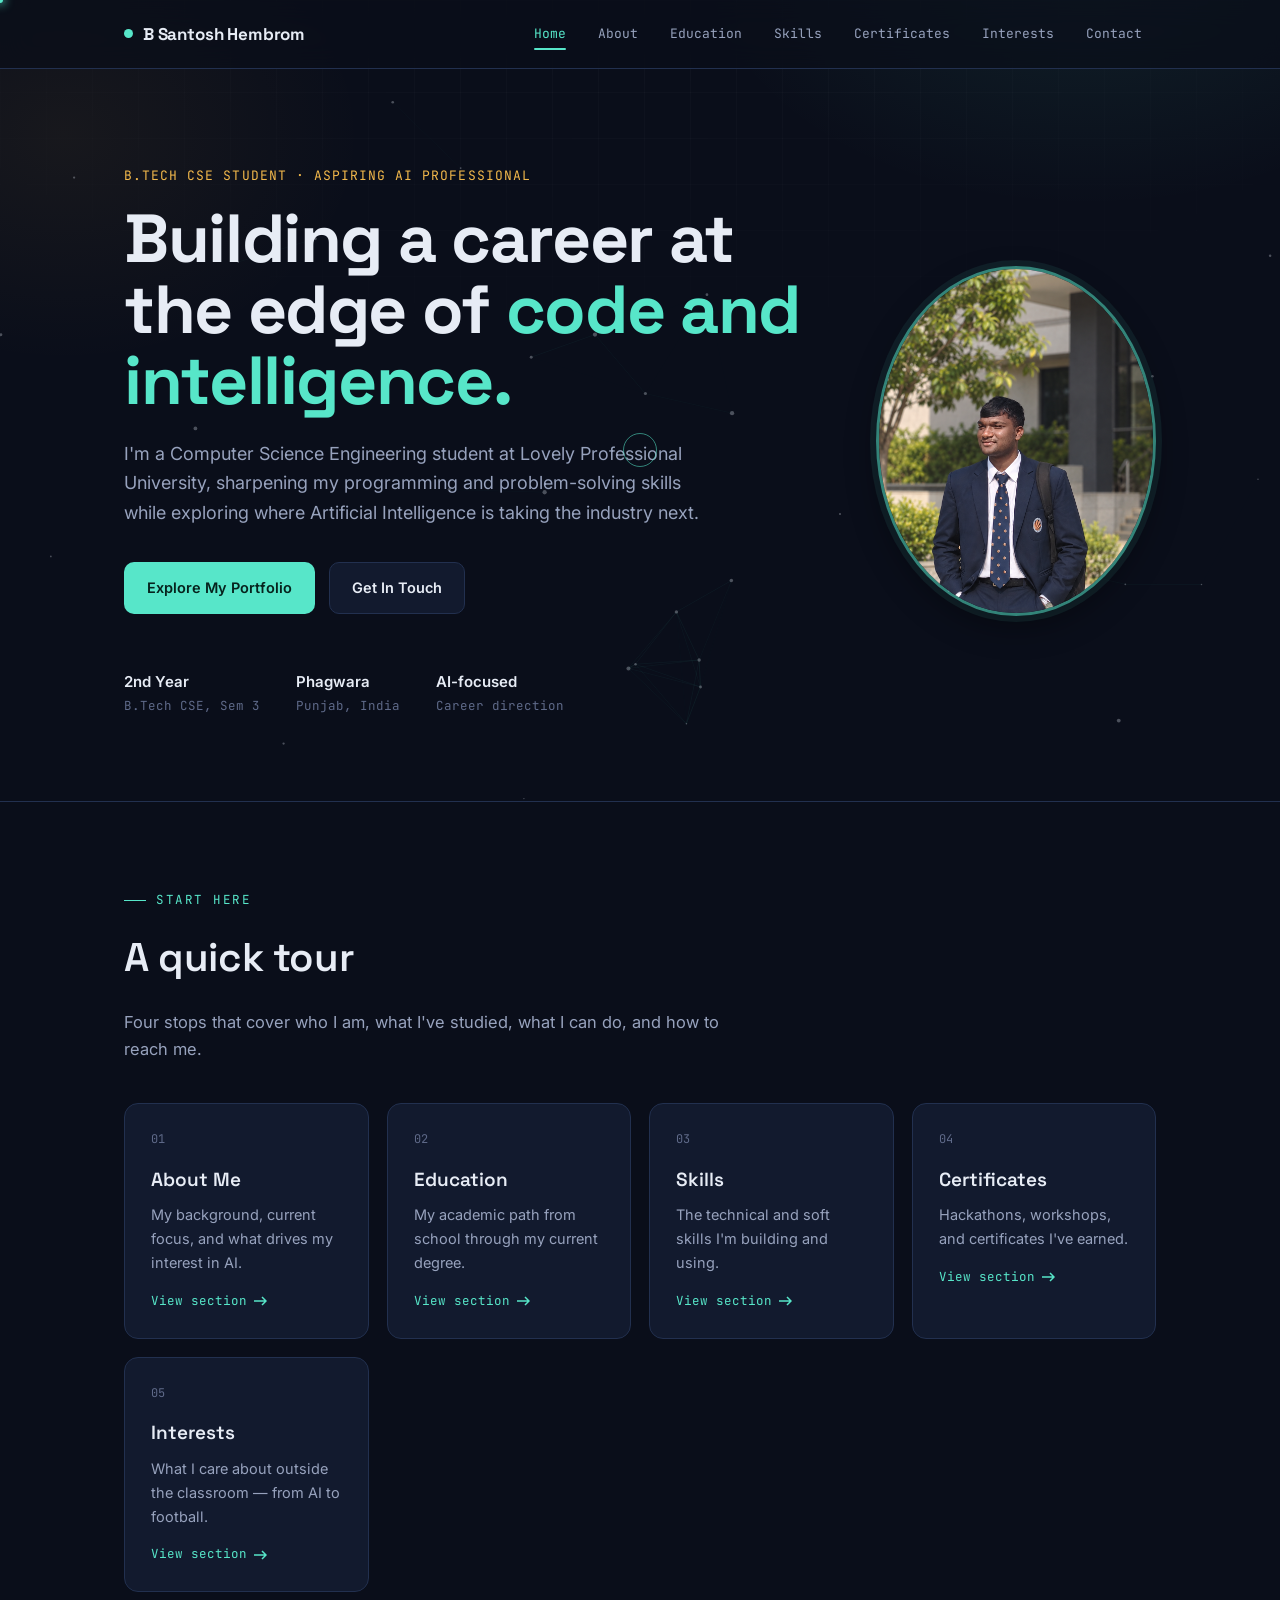
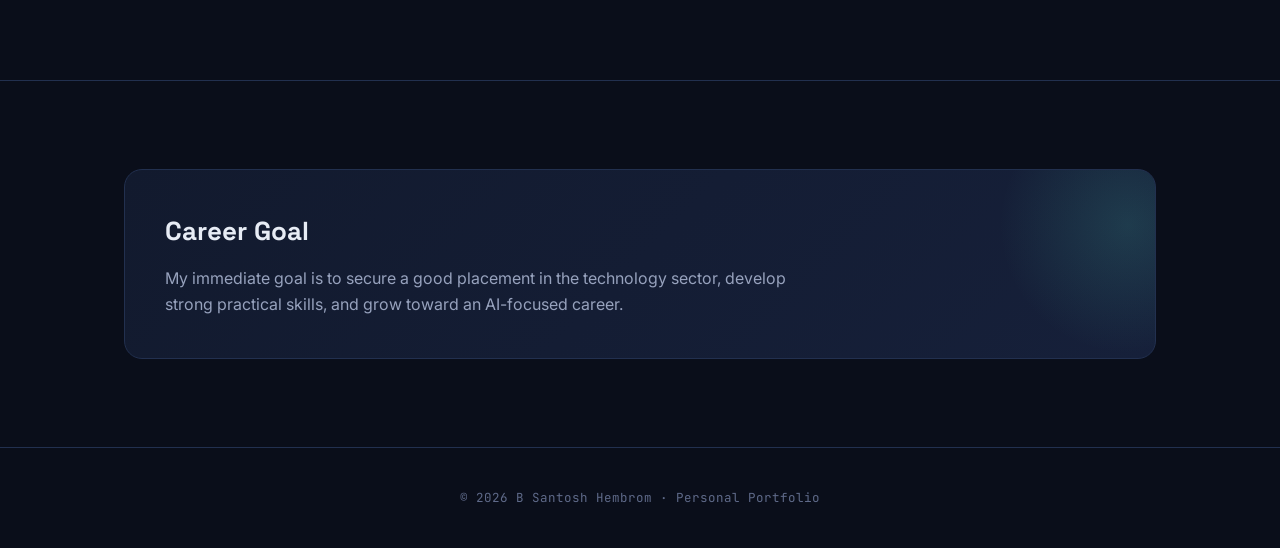
<file: index.html>
<!DOCTYPE html>
<html lang="en">
<head>
<meta charset="UTF-8">
<meta name="viewport" content="width=device-width, initial-scale=1.0">
<title>B Santosh Hembrom | Portfolio</title>
<meta name="description" content="Portfolio of B Santosh Hembrom, a B.Tech Computer Science Engineering student interested in Artificial Intelligence.">
<link rel="stylesheet" href="styles.css">
</head>
<body>

<nav class="site-nav">
  <div class="wrap">
    <a class="brand" href="index.html"><span class="dot"></span>B Santosh Hembrom</a>
    <div class="nav-links">
      <a href="index.html">Home</a>
      <a href="about.html">About</a>
      <a href="education.html">Education</a>
      <a href="skills.html">Skills</a>
      <a href="certificates.html">Certificates</a>
      <a href="interests.html">Interests</a>
      <a href="contact.html">Contact</a>
    </div>
    <button class="nav-toggle" aria-label="Toggle menu"><span></span><span></span><span></span></button>
  </div>
</nav>

<header class="hero">
  <canvas id="hero-canvas"></canvas>
  <div class="wrap hero-layout">
    <img class="hero-photo" src="assets/profile.png" alt="B Santosh Hembrom">
    <div class="hero-content">
      <div class="hero-tag">B.Tech CSE Student &middot; Aspiring AI Professional</div>
      <h1 class="hero-title">Building a career at the edge of <span class="accent">code and intelligence.</span></h1>
      <p class="hero-lede">
        I'm a Computer Science Engineering student at Lovely Professional University,
        sharpening my programming and problem-solving skills while exploring where
        Artificial Intelligence is taking the industry next.
      </p>
      <div class="hero-actions">
        <a class="btn btn-primary" href="about.html">Explore My Portfolio</a>
        <a class="btn btn-ghost" href="contact.html">Get In Touch</a>
      </div>
      <div class="hero-meta">
        <div><strong>2nd Year</strong>B.Tech CSE, Sem 3</div>
        <div><strong>Phagwara</strong>Punjab, India</div>
        <div><strong>AI-focused</strong>Career direction</div>
      </div>
    </div>
  </div>
</header>

<section>
  <div class="wrap">
    <div class="eyebrow">Start here</div>
    <h2 class="section-title reveal">A quick tour</h2>
    <p class="section-intro reveal">Four stops that cover who I am, what I've studied, what I can do, and how to reach me.</p>
    <div class="quick-grid reveal-stagger">
      <a class="quick-card reveal" href="about.html">
        <div class="num">01</div>
        <h3>About Me</h3>
        <p>My background, current focus, and what drives my interest in AI.</p>
        <div class="go">View section <svg width="14" height="10" viewBox="0 0 14 10" fill="none"><path d="M9 1L13 5L9 9M13 5H1" stroke="currentColor" stroke-width="1.5"/></svg></div>
      </a>
      <a class="quick-card reveal" href="education.html">
        <div class="num">02</div>
        <h3>Education</h3>
        <p>My academic path from school through my current degree.</p>
        <div class="go">View section <svg width="14" height="10" viewBox="0 0 14 10" fill="none"><path d="M9 1L13 5L9 9M13 5H1" stroke="currentColor" stroke-width="1.5"/></svg></div>
      </a>
      <a class="quick-card reveal" href="skills.html">
        <div class="num">03</div>
        <h3>Skills</h3>
        <p>The technical and soft skills I'm building and using.</p>
        <div class="go">View section <svg width="14" height="10" viewBox="0 0 14 10" fill="none"><path d="M9 1L13 5L9 9M13 5H1" stroke="currentColor" stroke-width="1.5"/></svg></div>
      </a>
      <a class="quick-card reveal" href="certificates.html">
        <div class="num">04</div>
        <h3>Certificates</h3>
        <p>Hackathons, workshops, and certificates I've earned.</p>
        <div class="go">View section <svg width="14" height="10" viewBox="0 0 14 10" fill="none"><path d="M9 1L13 5L9 9M13 5H1" stroke="currentColor" stroke-width="1.5"/></svg></div>
      </a>
      <a class="quick-card reveal" href="interests.html">
        <div class="num">05</div>
        <h3>Interests</h3>
        <p>What I care about outside the classroom &mdash; from AI to football.</p>
        <div class="go">View section <svg width="14" height="10" viewBox="0 0 14 10" fill="none"><path d="M9 1L13 5L9 9M13 5H1" stroke="currentColor" stroke-width="1.5"/></svg></div>
      </a>
    </div>
  </div>
</section>

<section>
  <div class="wrap">
    <div class="callout reveal">
      <h2>Career Goal</h2>
      <p>
        My immediate goal is to secure a good placement in the technology sector,
        develop strong practical skills, and grow toward an AI-focused career.
      </p>
    </div>
  </div>
</section>

<footer>
  <div class="wrap">&copy; 2026 B Santosh Hembrom &middot; Personal Portfolio</div>
</footer>

<div class="cursor-dot" id="cursorDot"></div>
<div class="cursor-ring" id="cursorRing"></div>

<script src="script.js"></script>
</body>
</html>
</file>
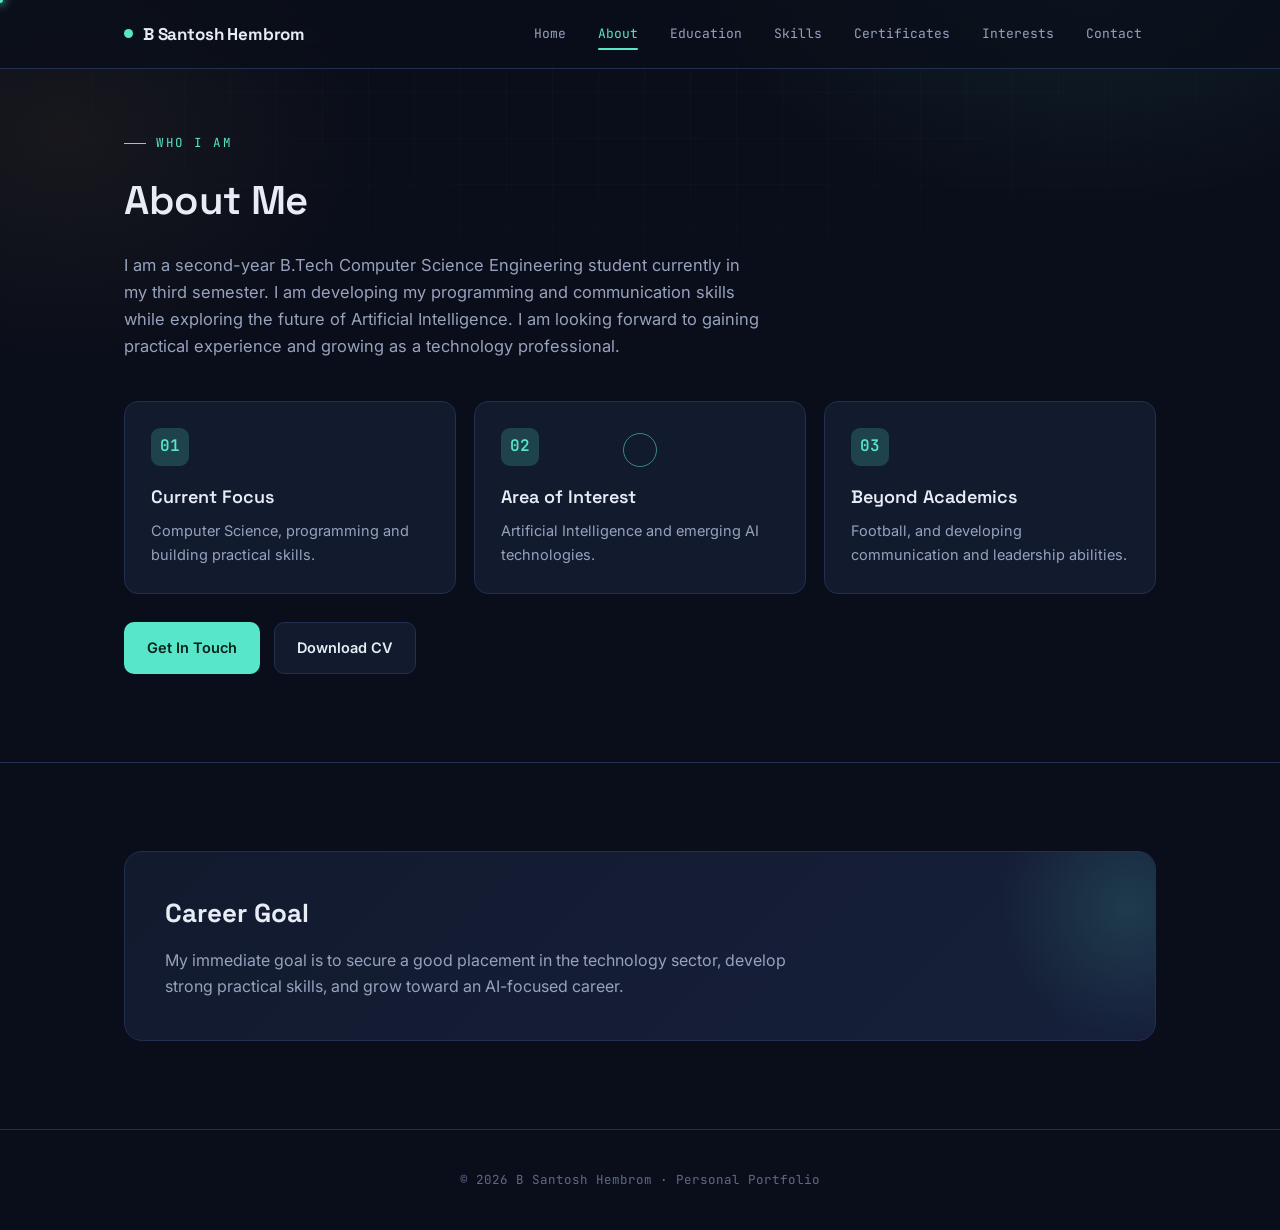
<file: about.html>
<!DOCTYPE html>
<html lang="en">
<head>
<meta charset="UTF-8">
<meta name="viewport" content="width=device-width, initial-scale=1.0">
<title>About | B Santosh Hembrom</title>
<meta name="description" content="About B Santosh Hembrom, a B.Tech Computer Science Engineering student interested in Artificial Intelligence.">
<link rel="stylesheet" href="styles.css">
</head>
<body>

<nav class="site-nav">
  <div class="wrap">
    <a class="brand" href="index.html"><span class="dot"></span>B Santosh Hembrom</a>
    <div class="nav-links">
      <a href="index.html">Home</a>
      <a href="about.html">About</a>
      <a href="education.html">Education</a>
      <a href="skills.html">Skills</a>
      <a href="certificates.html">Certificates</a>
      <a href="interests.html">Interests</a>
      <a href="contact.html">Contact</a>
    </div>
    <button class="nav-toggle" aria-label="Toggle menu"><span></span><span></span><span></span></button>
  </div>
</nav>

<section style="padding-top:64px;">
  <div class="wrap">
    <div class="eyebrow reveal">Who I am</div>
    <h1 class="section-title reveal">About Me</h1>
    <p class="section-intro reveal">
      I am a second-year B.Tech Computer Science Engineering student currently in my
      third semester. I am developing my programming and communication skills while
      exploring the future of Artificial Intelligence. I am looking forward to gaining
      practical experience and growing as a technology professional.
    </p>
    <div class="grid reveal-stagger">
      <div class="card reveal">
        <div class="icon">01</div>
        <h3>Current Focus</h3>
        <p>Computer Science, programming and building practical skills.</p>
      </div>
      <div class="card reveal">
        <div class="icon">02</div>
        <h3>Area of Interest</h3>
        <p>Artificial Intelligence and emerging AI technologies.</p>
      </div>
      <div class="card reveal">
        <div class="icon">03</div>
        <h3>Beyond Academics</h3>
        <p>Football, and developing communication and leadership abilities.</p>
      </div>
    </div>
    <div class="about-actions">
      <a class="btn btn-primary" href="contact.html">Get In Touch</a>
      <a class="btn btn-ghost" href="assets/B-Santosh-Hembrom-CV.pdf" download>Download CV</a>
    </div>
  </div>
</section>

<section>
  <div class="wrap">
    <div class="callout reveal">
      <h2>Career Goal</h2>
      <p>
        My immediate goal is to secure a good placement in the technology sector,
        develop strong practical skills, and grow toward an AI-focused career.
      </p>
    </div>
  </div>
</section>

<footer>
  <div class="wrap">&copy; 2026 B Santosh Hembrom &middot; Personal Portfolio</div>
</footer>

<div class="cursor-dot" id="cursorDot"></div>
<div class="cursor-ring" id="cursorRing"></div>

<script src="script.js"></script>
</body>
</html>
</file>
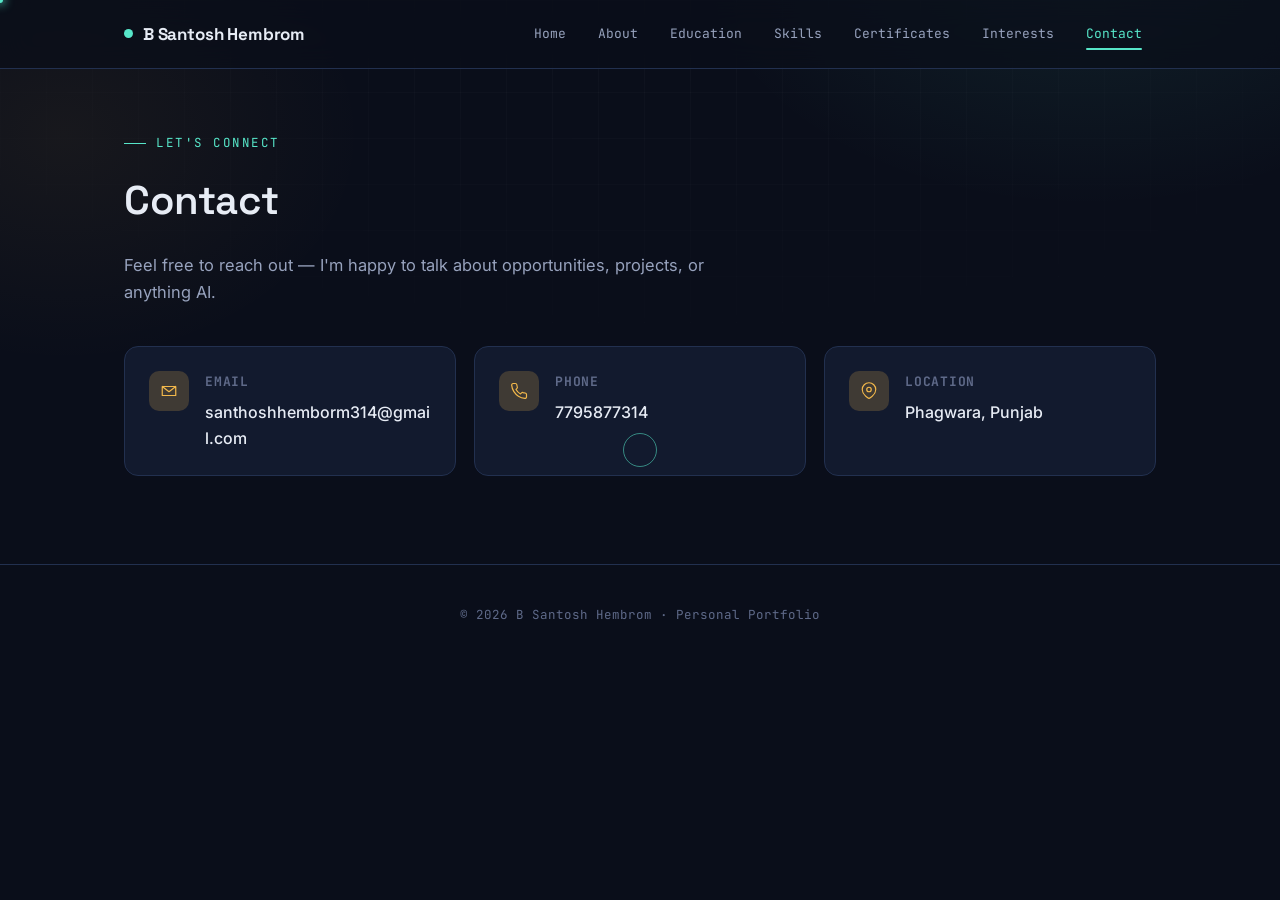
<file: contact.html>
<!DOCTYPE html>
<html lang="en">
<head>
<meta charset="UTF-8">
<meta name="viewport" content="width=device-width, initial-scale=1.0">
<title>Contact | B Santosh Hembrom</title>
<meta name="description" content="Contact B Santosh Hembrom, B.Tech Computer Science Engineering student.">
<link rel="stylesheet" href="styles.css">
</head>
<body>

<nav class="site-nav">
  <div class="wrap">
    <a class="brand" href="index.html"><span class="dot"></span>B Santosh Hembrom</a>
    <div class="nav-links">
      <a href="index.html">Home</a>
      <a href="about.html">About</a>
      <a href="education.html">Education</a>
      <a href="skills.html">Skills</a>
      <a href="certificates.html">Certificates</a>
      <a href="interests.html">Interests</a>
      <a href="contact.html">Contact</a>
    </div>
    <button class="nav-toggle" aria-label="Toggle menu"><span></span><span></span><span></span></button>
  </div>
</nav>

<section style="padding-top:64px;">
  <div class="wrap">
    <div class="eyebrow reveal">Let's connect</div>
    <h1 class="section-title reveal">Contact</h1>
    <p class="section-intro reveal">Feel free to reach out &mdash; I'm happy to talk about opportunities, projects, or anything AI.</p>

    <div class="contact-grid reveal-stagger">
      <div class="contact-card reveal">
        <div class="ic">
          <svg width="18" height="18" viewBox="0 0 24 24" fill="none"><path d="M3 6l9 7 9-7M3 6h18v12H3V6z" stroke="currentColor" stroke-width="1.6" stroke-linecap="round" stroke-linejoin="round"/></svg>
        </div>
        <div>
          <h3>Email</h3>
          <a href="mailto:santhoshhemborm314@gmail.com">santhoshhemborm314@gmail.com</a>
        </div>
      </div>
      <div class="contact-card reveal">
        <div class="ic">
          <svg width="18" height="18" viewBox="0 0 24 24" fill="none"><path d="M22 16.9v3a2 2 0 0 1-2.2 2 19.8 19.8 0 0 1-8.6-3 19.5 19.5 0 0 1-6-6 19.8 19.8 0 0 1-3-8.7A2 2 0 0 1 4.1 2h3a2 2 0 0 1 2 1.7c.1.9.3 1.8.6 2.7a2 2 0 0 1-.4 2.1L8 9.9a16 16 0 0 0 6 6l1.4-1.4a2 2 0 0 1 2.1-.4c.9.3 1.8.5 2.7.6a2 2 0 0 1 1.8 2.2z" stroke="currentColor" stroke-width="1.6" stroke-linecap="round" stroke-linejoin="round"/></svg>
        </div>
        <div>
          <h3>Phone</h3>
          <a href="tel:+917795877314">7795877314</a>
        </div>
      </div>
      <div class="contact-card reveal">
        <div class="ic">
          <svg width="18" height="18" viewBox="0 0 24 24" fill="none"><path d="M21 10c0 7-9 12-9 12s-9-5-9-12a9 9 0 0 1 18 0z" stroke="currentColor" stroke-width="1.6" stroke-linecap="round" stroke-linejoin="round"/><circle cx="12" cy="10" r="3" stroke="currentColor" stroke-width="1.6"/></svg>
        </div>
        <div>
          <h3>Location</h3>
          <span>Phagwara, Punjab</span>
        </div>
      </div>
    </div>
  </div>
</section>

<footer>
  <div class="wrap">&copy; 2026 B Santosh Hembrom &middot; Personal Portfolio</div>
</footer>

<div class="cursor-dot" id="cursorDot"></div>
<div class="cursor-ring" id="cursorRing"></div>

<script src="script.js"></script>
</body>
</html>
</file>
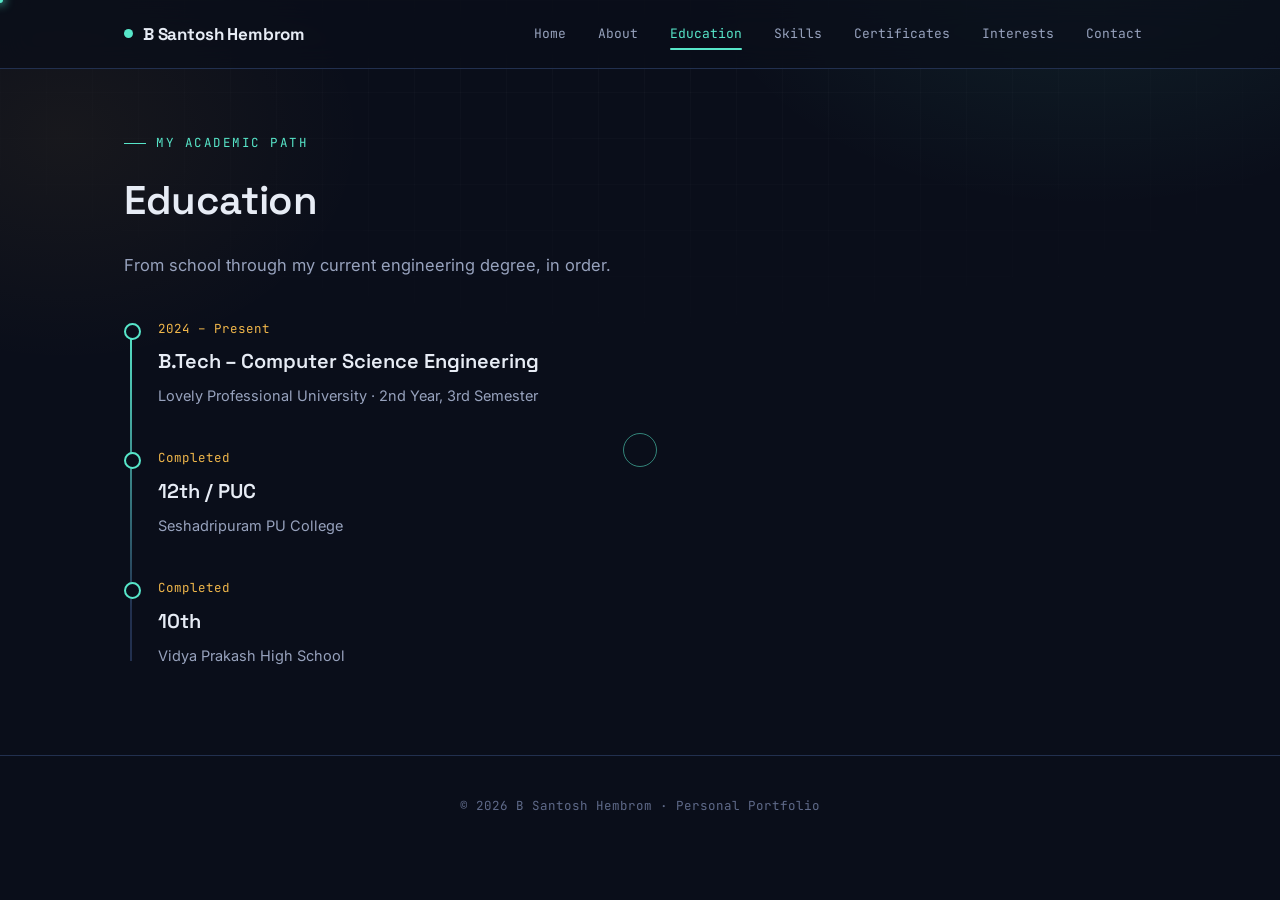
<file: education.html>
<!DOCTYPE html>
<html lang="en">
<head>
<meta charset="UTF-8">
<meta name="viewport" content="width=device-width, initial-scale=1.0">
<title>Education | B Santosh Hembrom</title>
<meta name="description" content="Education history of B Santosh Hembrom, B.Tech Computer Science Engineering student.">
<link rel="stylesheet" href="styles.css">
</head>
<body>

<nav class="site-nav">
  <div class="wrap">
    <a class="brand" href="index.html"><span class="dot"></span>B Santosh Hembrom</a>
    <div class="nav-links">
      <a href="index.html">Home</a>
      <a href="about.html">About</a>
      <a href="education.html">Education</a>
      <a href="skills.html">Skills</a>
      <a href="certificates.html">Certificates</a>
      <a href="interests.html">Interests</a>
      <a href="contact.html">Contact</a>
    </div>
    <button class="nav-toggle" aria-label="Toggle menu"><span></span><span></span><span></span></button>
  </div>
</nav>

<section style="padding-top:64px;">
  <div class="wrap">
    <div class="eyebrow reveal">My academic path</div>
    <h1 class="section-title reveal">Education</h1>
    <p class="section-intro reveal">From school through my current engineering degree, in order.</p>

    <div class="timeline">
      <div class="timeline-item reveal">
        <span class="when">2024 &ndash; Present</span>
        <h3>B.Tech &ndash; Computer Science Engineering</h3>
        <p>Lovely Professional University &middot; 2nd Year, 3rd Semester</p>
      </div>
      <div class="timeline-item reveal">
        <span class="when">Completed</span>
        <h3>12th / PUC</h3>
        <p>Seshadripuram PU College</p>
      </div>
      <div class="timeline-item reveal">
        <span class="when">Completed</span>
        <h3>10th</h3>
        <p>Vidya Prakash High School</p>
      </div>
    </div>
  </div>
</section>

<footer>
  <div class="wrap">&copy; 2026 B Santosh Hembrom &middot; Personal Portfolio</div>
</footer>

<div class="cursor-dot" id="cursorDot"></div>
<div class="cursor-ring" id="cursorRing"></div>

<script src="script.js"></script>
</body>
</html>
</file>
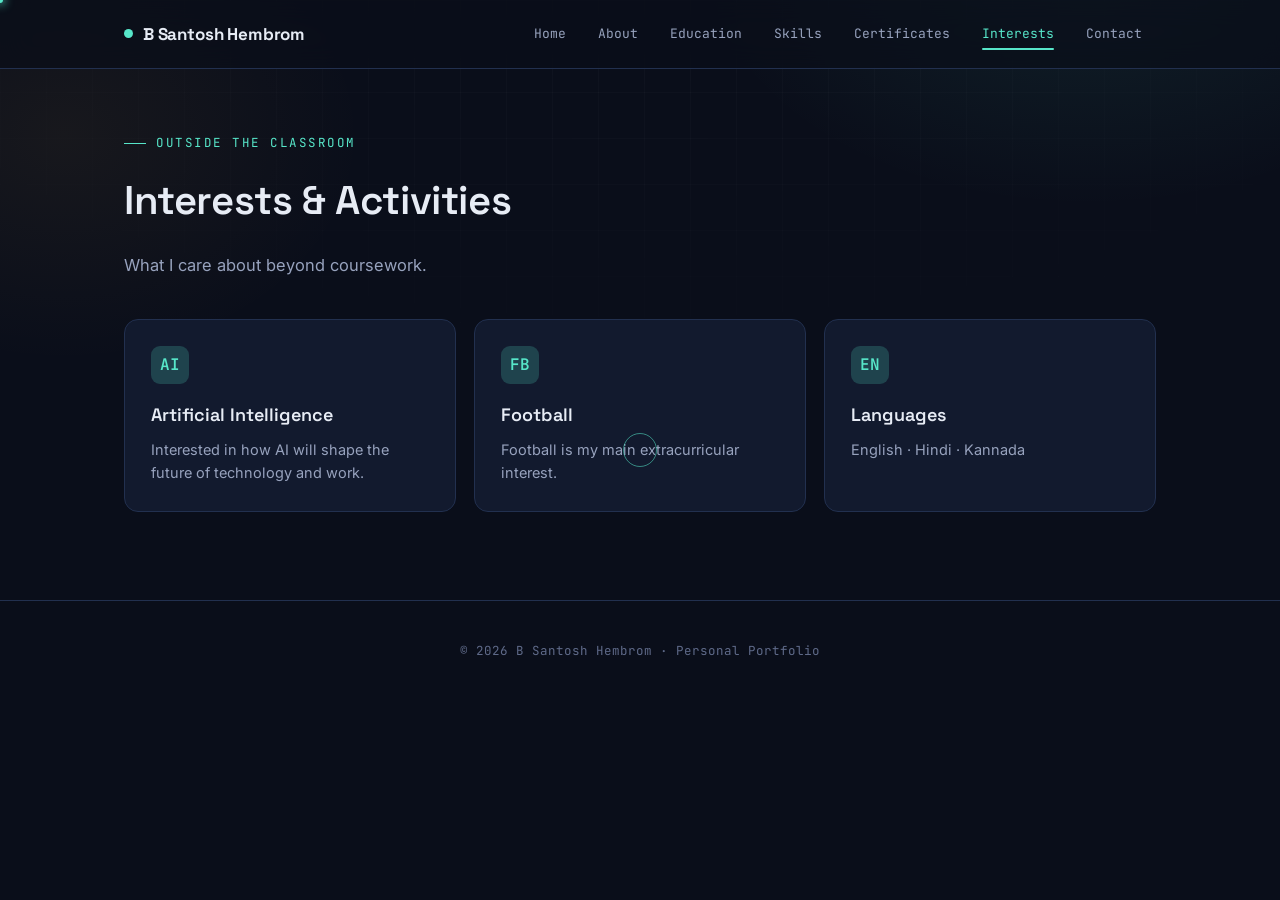
<file: interests.html>
<!DOCTYPE html>
<html lang="en">
<head>
<meta charset="UTF-8">
<meta name="viewport" content="width=device-width, initial-scale=1.0">
<title>Interests | B Santosh Hembrom</title>
<meta name="description" content="Interests and activities of B Santosh Hembrom, B.Tech Computer Science Engineering student.">
<link rel="stylesheet" href="styles.css">
</head>
<body>

<nav class="site-nav">
  <div class="wrap">
    <a class="brand" href="index.html"><span class="dot"></span>B Santosh Hembrom</a>
    <div class="nav-links">
      <a href="index.html">Home</a>
      <a href="about.html">About</a>
      <a href="education.html">Education</a>
      <a href="skills.html">Skills</a>
      <a href="certificates.html">Certificates</a>
      <a href="interests.html">Interests</a>
      <a href="contact.html">Contact</a>
    </div>
    <button class="nav-toggle" aria-label="Toggle menu"><span></span><span></span><span></span></button>
  </div>
</nav>

<section style="padding-top:64px;">
  <div class="wrap">
    <div class="eyebrow reveal">Outside the classroom</div>
    <h1 class="section-title reveal">Interests &amp; Activities</h1>
    <p class="section-intro reveal">What I care about beyond coursework.</p>

    <div class="grid reveal-stagger">
      <div class="card reveal">
        <div class="icon">AI</div>
        <h3>Artificial Intelligence</h3>
        <p>Interested in how AI will shape the future of technology and work.</p>
      </div>
      <div class="card reveal">
        <div class="icon">FB</div>
        <h3>Football</h3>
        <p>Football is my main extracurricular interest.</p>
      </div>
      <div class="card reveal">
        <div class="icon">EN</div>
        <h3>Languages</h3>
        <p>English &middot; Hindi &middot; Kannada</p>
      </div>
    </div>
  </div>
</section>

<footer>
  <div class="wrap">&copy; 2026 B Santosh Hembrom &middot; Personal Portfolio</div>
</footer>

<div class="cursor-dot" id="cursorDot"></div>
<div class="cursor-ring" id="cursorRing"></div>

<script src="script.js"></script>
</body>
</html>
</file>
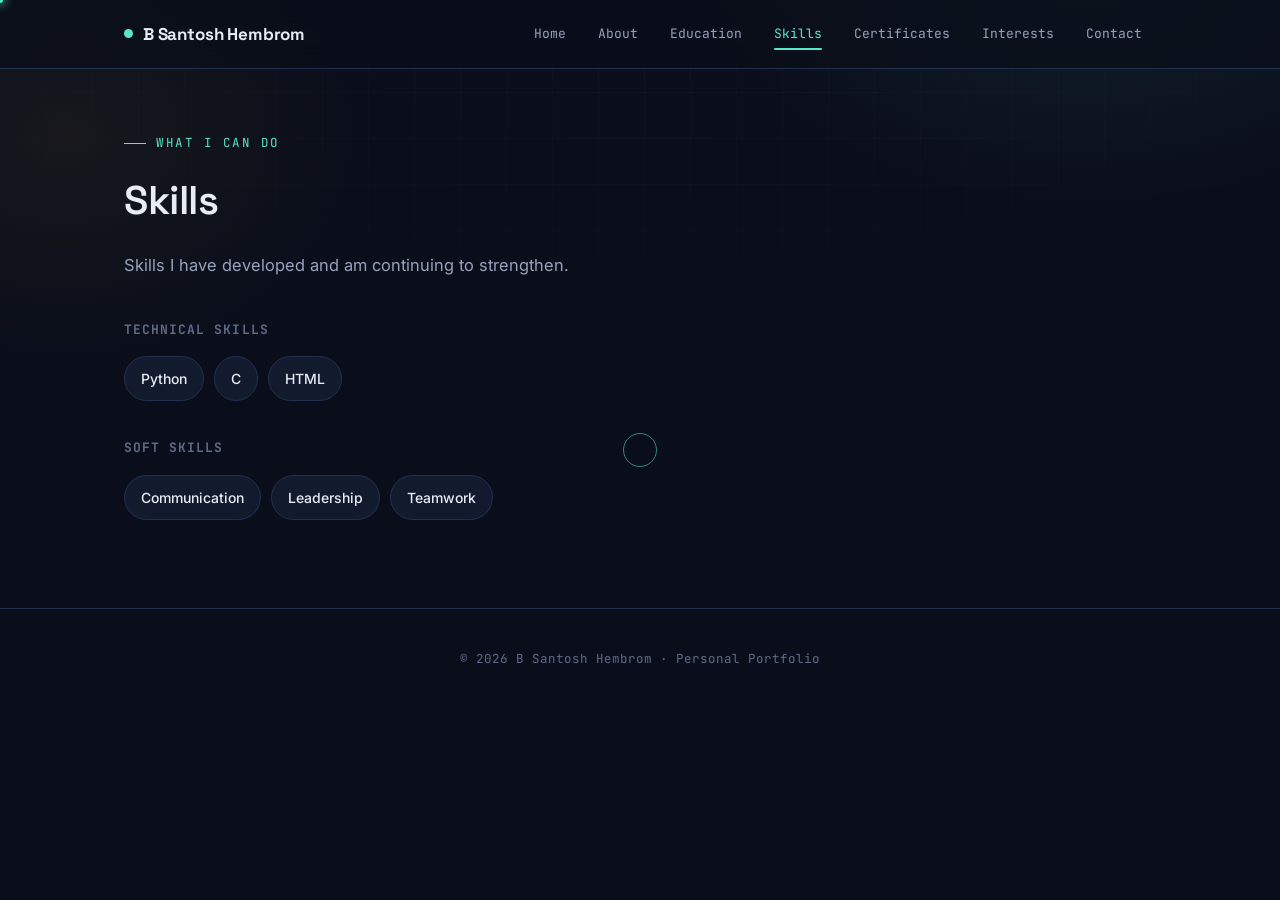
<file: skills.html>
<!DOCTYPE html>
<html lang="en">
<head>
<meta charset="UTF-8">
<meta name="viewport" content="width=device-width, initial-scale=1.0">
<title>Skills | B Santosh Hembrom</title>
<meta name="description" content="Skills of B Santosh Hembrom, B.Tech Computer Science Engineering student.">
<link rel="stylesheet" href="styles.css">
</head>
<body>

<nav class="site-nav">
  <div class="wrap">
    <a class="brand" href="index.html"><span class="dot"></span>B Santosh Hembrom</a>
    <div class="nav-links">
      <a href="index.html">Home</a>
      <a href="about.html">About</a>
      <a href="education.html">Education</a>
      <a href="skills.html">Skills</a>
      <a href="certificates.html">Certificates</a>
      <a href="interests.html">Interests</a>
      <a href="contact.html">Contact</a>
    </div>
    <button class="nav-toggle" aria-label="Toggle menu"><span></span><span></span><span></span></button>
  </div>
</nav>

<section style="padding-top:64px;">
  <div class="wrap">
    <div class="eyebrow reveal">What I can do</div>
    <h1 class="section-title reveal">Skills</h1>
    <p class="section-intro reveal">Skills I have developed and am continuing to strengthen.</p>

    <div class="skill-group reveal">
      <h3>Technical Skills</h3>
      <div class="skills">
        <span class="skill">Python</span>
        <span class="skill">C</span>
        <span class="skill">HTML</span>
      </div>
    </div>

    <div class="skill-group reveal">
      <h3>Soft Skills</h3>
      <div class="skills">
        <span class="skill">Communication</span>
        <span class="skill">Leadership</span>
        <span class="skill">Teamwork</span>
      </div>
    </div>
  </div>
</section>

<footer>
  <div class="wrap">&copy; 2026 B Santosh Hembrom &middot; Personal Portfolio</div>
</footer>

<div class="cursor-dot" id="cursorDot"></div>
<div class="cursor-ring" id="cursorRing"></div>

<script src="script.js"></script>
</body>
</html>
</file>
<file: styles.css>
/* ============================================================
   B Santosh Hembrom — Portfolio
   Theme: "Signal" — deep night navy, teal circuitry, amber warmth
   ============================================================ */

@import url('https://fonts.googleapis.com/css2?family=Space+Grotesk:wght@400;500;600;700&family=Inter:wght@400;500;600&family=JetBrains+Mono:wght@400;500&display=swap');

:root{
  --bg:        #0a0e1a;
  --bg-soft:   #0e1424;
  --surface:   #121a2e;
  --surface-2: #16203a;
  --line:      #22304f;
  --text:      #e7ecf5;
  --text-dim:  #97a2bd;
  --text-faint:#5f6a89;
  --teal:      #57e6c9;
  --teal-dim:  #57e6c933;
  --amber:     #f2b84b;
  --amber-dim: #f2b84b33;

  --display: 'Space Grotesk', sans-serif;
  --body: 'Inter', sans-serif;
  --mono: 'JetBrains Mono', monospace;

  --max: 1080px;
  --radius: 14px;
  --ease: cubic-bezier(.16,.84,.44,1);
}

*{ box-sizing: border-box; margin:0; padding:0; }

html{
  scroll-behavior: smooth;
}

body{
  font-family: var(--body);
  background: var(--bg);
  color: var(--text);
  line-height: 1.65;
  -webkit-font-smoothing: antialiased;
  overflow-x: hidden;
}

/* subtle ambient backdrop: faint radial glows, fixed */
body::before{
  content:"";
  position: fixed;
  inset: 0;
  z-index: -2;
  background:
    radial-gradient(650px 420px at 85% -5%, rgba(87,230,201,.09), transparent 60%),
    radial-gradient(500px 380px at 5% 15%, rgba(242,184,75,.06), transparent 60%),
    var(--bg);
}

/* faint circuit-grid texture */
body::after{
  content:"";
  position: fixed;
  inset:0;
  z-index:-1;
  background-image:
    linear-gradient(rgba(255,255,255,.025) 1px, transparent 1px),
    linear-gradient(90deg, rgba(255,255,255,.025) 1px, transparent 1px);
  background-size: 46px 46px;
  mask-image: radial-gradient(ellipse 100% 60% at 50% 0%, black 10%, transparent 75%);
}

a{ color: inherit; text-decoration: none; }
ul{ list-style: none; }
img{ max-width:100%; display:block; }

/* ---------- layout helpers ---------- */
.wrap{
  max-width: var(--max);
  margin: 0 auto;
  padding: 0 24px;
}

section{
  padding: 88px 0;
}
section + section{
  border-top: 1px solid var(--line);
}

.eyebrow{
  font-family: var(--mono);
  font-size: 12.5px;
  letter-spacing: .12em;
  text-transform: uppercase;
  color: var(--teal);
  display:flex;
  align-items:center;
  gap:10px;
  margin-bottom: 14px;
}
.eyebrow::before{
  content:"";
  width: 22px; height: 1px;
  background: var(--teal);
  display:inline-block;
}

.section-title{
  font-family: var(--display);
  font-size: clamp(28px, 4vw, 40px);
  font-weight: 600;
  letter-spacing: -.01em;
  margin-bottom: 18px;
}

.section-intro{
  color: var(--text-dim);
  max-width: 640px;
  margin-bottom: 40px;
  font-size: 16.5px;
}

/* ---------- nav ---------- */
.site-nav{
  position: sticky;
  top:0;
  z-index: 100;
  background: rgba(10,14,26,.72);
  backdrop-filter: blur(14px);
  -webkit-backdrop-filter: blur(14px);
  border-bottom: 1px solid var(--line);
}
.site-nav .wrap{
  display:flex;
  align-items:center;
  justify-content: space-between;
  height: 68px;
}
.brand{
  font-family: var(--display);
  font-weight: 700;
  font-size: 17px;
  display:flex;
  align-items:center;
  gap:10px;
  letter-spacing: -.01em;
}
.brand .dot{
  width:9px; height:9px;
  border-radius:50%;
  background: var(--teal);
  box-shadow: 0 0 0 0 rgba(87,230,201,.6);
  animation: pulse-dot 2.6s infinite;
  flex-shrink:0;
}
@keyframes pulse-dot{
  0%   { box-shadow: 0 0 0 0 rgba(87,230,201,.55); }
  70%  { box-shadow: 0 0 0 8px rgba(87,230,201,0); }
  100% { box-shadow: 0 0 0 0 rgba(87,230,201,0); }
}

.nav-links{
  display:flex;
  gap: 4px;
}
.nav-links a{
  position: relative;
  font-family: var(--mono);
  font-size: 13px;
  color: var(--text-dim);
  padding: 8px 14px;
  border-radius: 8px;
  transition: color .2s var(--ease), background .2s var(--ease);
}
.nav-links a:hover{ color: var(--text); background: var(--surface); }
.nav-links a.active{ color: var(--teal); }
.nav-links a.active::after{
  content:"";
  position:absolute;
  left: 14px; right:14px; bottom: 3px;
  height: 2px;
  background: var(--teal);
  border-radius: 2px;
}

.nav-toggle{ display:none; }

/* ---------- hero ---------- */
.hero{
  position: relative;
  padding: 96px 0 84px;
  overflow: hidden;
  border-bottom: 1px solid var(--line);
}
#hero-canvas{
  position:absolute;
  inset:0;
  z-index:0;
  opacity:.55;
}
.hero .wrap{ position:relative; z-index:1; }

.hero-tag{
  font-family: var(--mono);
  font-size: 13px;
  color: var(--amber);
  letter-spacing: .08em;
  text-transform: uppercase;
  margin-bottom: 18px;
  opacity:0;
  animation: rise .7s var(--ease) forwards .05s;
}

h1.hero-title{
  font-family: var(--display);
  font-weight: 700;
  font-size: clamp(38px, 6.4vw, 68px);
  line-height: 1.04;
  letter-spacing: -.02em;
  max-width: 820px;
  opacity:0;
  animation: rise .7s var(--ease) forwards .15s;
}
h1.hero-title .accent{ color: var(--teal); }

.hero-lede{
  margin-top: 22px;
  font-size: 18px;
  color: var(--text-dim);
  max-width: 600px;
  opacity:0;
  animation: rise .7s var(--ease) forwards .28s;
}

.hero-actions{
  margin-top: 34px;
  display:flex;
  gap:14px;
  flex-wrap: wrap;
  opacity:0;
  animation: rise .7s var(--ease) forwards .4s;
}

@keyframes rise{
  from{ opacity:0; transform: translateY(16px); }
  to{ opacity:1; transform: translateY(0); }
}

.about-actions{
  margin-top: 28px;
  display:flex;
  gap:14px;
  flex-wrap: wrap;
}

.hero-layout{
  display: flex;
  align-items: center;
  gap: 48px;
  flex-direction: row-reverse;
}
.hero-content{ flex: 1; min-width: 0; }

.hero-photo{
  width: 280px;
  height: 350px;
  border-radius: 50%;
  object-fit: cover;
  object-position: top center;
  border: 3px solid rgba(87, 230, 201, 0.55);
  box-shadow: 0 0 0 6px rgba(87, 230, 201, 0.08), 0 12px 30px rgba(0,0,0,0.35);
  flex-shrink: 0;
  display: block;
}

@media (max-width: 760px){
  .hero-layout{
    flex-direction: column;
    align-items: flex-start;
    gap: 24px;
  }
  .hero-photo{
    width: 200px;
    height: 250px;
  }
}

.btn{
  display:inline-flex;
  align-items:center;
  gap:8px;
  padding: 13px 22px;
  border-radius: 10px;
  font-weight: 600;
  font-size: 14.5px;
  border: 1px solid transparent;
  transition: transform .22s var(--ease), box-shadow .22s var(--ease), background .22s var(--ease), border-color .22s var(--ease);
}
.btn-primary{
  background: var(--teal);
  color: #06231d;
}
.btn-primary:hover{
  transform: translateY(-2px);
  box-shadow: 0 10px 26px rgba(87,230,201,.25);
}
.btn-ghost{
  border-color: var(--line);
  color: var(--text);
  background: var(--surface);
}
.btn-ghost:hover{
  transform: translateY(-2px);
  border-color: var(--teal);
  color: var(--teal);
}

.hero-meta{
  margin-top: 56px;
  display:flex;
  gap: 36px;
  flex-wrap: wrap;
  opacity:0;
  animation: rise .7s var(--ease) forwards .5s;
}
.hero-meta div{ font-family: var(--mono); font-size: 12.5px; color: var(--text-faint); }
.hero-meta strong{ display:block; font-family: var(--body); font-size: 15px; color: var(--text); font-weight:600; margin-bottom:2px; }

/* ---------- quick links (home) ---------- */
.quick-grid{
  display:grid;
  grid-template-columns: repeat(auto-fit, minmax(220px,1fr));
  gap: 18px;
}
.quick-card{
  background: var(--surface);
  border: 1px solid var(--line);
  border-radius: var(--radius);
  padding: 26px;
  transition: transform .25s var(--ease), border-color .25s var(--ease), background .25s var(--ease);
}
.quick-card:hover{
  transform: translateY(-4px);
  border-color: var(--teal-dim);
  background: var(--surface-2);
}
.quick-card .num{
  font-family: var(--mono);
  color: var(--text-faint);
  font-size: 12px;
  margin-bottom: 14px;
}
.quick-card h3{
  font-family: var(--display);
  font-size: 19px;
  margin-bottom: 8px;
  font-weight: 600;
}
.quick-card p{ color: var(--text-dim); font-size: 14.5px; }
.quick-card .go{
  margin-top: 16px;
  font-family: var(--mono);
  font-size: 12.5px;
  color: var(--teal);
  display:flex; align-items:center; gap:6px;
}
.quick-card .go svg{ transition: transform .25s var(--ease); }
.quick-card:hover .go svg{ transform: translateX(4px); }

/* ---------- cards / grid (about, interests) ---------- */
.grid{
  display:grid;
  grid-template-columns: repeat(auto-fit, minmax(230px,1fr));
  gap: 18px;
}
.card{
  background: var(--surface);
  border: 1px solid var(--line);
  border-radius: var(--radius);
  padding: 26px;
}
.card h3{
  font-family: var(--display);
  font-size: 18px;
  margin-bottom: 8px;
  font-weight: 600;
  color: var(--text);
}
.card p{ color: var(--text-dim); font-size: 14.5px; }
.card .icon{
  width:38px; height:38px;
  border-radius:9px;
  background: var(--teal-dim);
  color: var(--teal);
  display:flex; align-items:center; justify-content:center;
  margin-bottom: 16px;
  font-family: var(--mono);
  font-weight: 600;
}

/* ---------- timeline (education) ---------- */
.timeline{
  position: relative;
  padding-left: 34px;
}
.timeline::before{
  content:"";
  position:absolute;
  left: 6px; top: 6px; bottom: 6px;
  width: 2px;
  background: linear-gradient(var(--teal), var(--line) 85%);
}
.timeline-item{
  position: relative;
  padding-bottom: 40px;
}
.timeline-item:last-child{ padding-bottom:0; }
.timeline-item::before{
  content:"";
  position:absolute;
  left: -34px; top: 4px;
  width: 13px; height:13px;
  border-radius:50%;
  background: var(--bg);
  border: 2px solid var(--teal);
}
.timeline-item .when{
  font-family: var(--mono);
  font-size: 12.5px;
  color: var(--amber);
  margin-bottom: 6px;
  display:block;
}
.timeline-item h3{
  font-family: var(--display);
  font-size: 20px;
  font-weight: 600;
  margin-bottom: 6px;
}
.timeline-item p{ color: var(--text-dim); font-size: 14.5px; }

/* ---------- skills ---------- */
.skill-group{ margin-bottom: 36px; }
.skill-group:last-child{ margin-bottom:0; }
.skill-group h3{
  font-family: var(--mono);
  font-size: 13px;
  text-transform: uppercase;
  letter-spacing: .08em;
  color: var(--text-faint);
  margin-bottom: 16px;
}
.skills{
  display:flex;
  flex-wrap: wrap;
  gap: 10px;
}
.skill{
  background: var(--surface);
  border: 1px solid var(--line);
  color: var(--text);
  padding: 10px 16px;
  border-radius: 999px;
  font-size: 14px;
  font-weight: 500;
  transition: transform .2s var(--ease), border-color .2s var(--ease), color .2s var(--ease);
}
.skill:hover{
  transform: translateY(-3px);
  border-color: var(--teal);
  color: var(--teal);
}

/* ---------- goal / callout ---------- */
.callout{
  background: linear-gradient(135deg, var(--surface), var(--surface-2));
  border: 1px solid var(--line);
  border-radius: 18px;
  padding: 40px;
  position: relative;
  overflow: hidden;
}
.callout::before{
  content:"";
  position:absolute;
  top:-40%; right:-10%;
  width: 260px; height:260px;
  background: radial-gradient(circle, rgba(87,230,201,.14), transparent 70%);
}
.callout h2{
  font-family: var(--display);
  font-size: 26px;
  margin-bottom: 12px;
  position: relative;
}
.callout p{ color: var(--text-dim); max-width: 640px; position: relative; }

/* ---------- contact ---------- */
.contact-grid{
  display:grid;
  grid-template-columns: repeat(auto-fit, minmax(240px,1fr));
  gap: 18px;
}
.contact-card{
  background: var(--surface);
  border: 1px solid var(--line);
  border-radius: var(--radius);
  padding: 24px;
  display:flex;
  gap:16px;
  align-items:flex-start;
  transition: border-color .2s var(--ease), transform .2s var(--ease);
}
.contact-card:hover{ border-color: var(--teal-dim); transform: translateY(-3px); }
.contact-card .ic{
  width:40px; height:40px;
  border-radius:10px;
  background: var(--amber-dim);
  color: var(--amber);
  display:flex; align-items:center; justify-content:center;
  flex-shrink:0;
}
.contact-card h3{
  font-size: 13px;
  font-family: var(--mono);
  text-transform: uppercase;
  letter-spacing: .06em;
  color: var(--text-faint);
  margin-bottom: 6px;
}
.contact-card a, .contact-card span{
  font-size: 16px;
  font-weight: 500;
  color: var(--text);
  word-break: break-word;
}
.contact-card a:hover{ color: var(--teal); }

/* ---------- footer ---------- */
footer{
  padding: 40px 0;
  text-align:center;
  color: var(--text-faint);
  font-family: var(--mono);
  font-size: 12.5px;
  border-top: 1px solid var(--line);
}
footer a{ color: var(--text-dim); }
footer a:hover{ color: var(--teal); }

/* ---------- scroll reveal ---------- */
.reveal{
  opacity: 0;
  transform: translateY(22px);
  transition: opacity .7s var(--ease), transform .7s var(--ease);
}
.reveal.in{
  opacity: 1;
  transform: translateY(0);
}
.reveal-stagger.in > *{ transition-delay: calc(var(--i, 0) * 70ms); }

/* ---------- custom animated cursor ---------- */
.cursor-dot,
.cursor-ring{
  position: fixed;
  top:0; left:0;
  border-radius:50%;
  pointer-events:none;
  z-index: 9999;
  transform: translate(-50%,-50%);
}
.cursor-dot{
  width:6px; height:6px;
  background: var(--teal);
  box-shadow: 0 0 10px 2px rgba(87,230,201,.7);
  transition: opacity .2s var(--ease), background .2s var(--ease);
}
.cursor-ring{
  width:34px; height:34px;
  border: 1.5px solid rgba(87,230,201,.55);
  transition: width .25s var(--ease), height .25s var(--ease),
              border-color .25s var(--ease), background .25s var(--ease),
              opacity .2s var(--ease);
}
.cursor-ring.hovering{
  width: 54px; height:54px;
  background: rgba(87,230,201,.08);
  border-color: var(--amber);
}
.cursor-ring.clicking{
  width: 26px; height: 26px;
}
body.cursor-ready, body.cursor-ready a, body.cursor-ready button{
  cursor: none;
}
@media (hover: none), (pointer: coarse){
  .cursor-dot, .cursor-ring{ display:none; }
  body.cursor-ready, body.cursor-ready a, body.cursor-ready button{ cursor: auto; }
}
@media (prefers-reduced-motion: reduce){
  .cursor-dot, .cursor-ring{ display:none; }
  body.cursor-ready, body.cursor-ready a, body.cursor-ready button{ cursor: auto; }
}

/* ---------- achievements / certificates gallery ---------- */
.filter-bar{
  display:flex;
  flex-wrap: wrap;
  gap: 8px;
  margin-bottom: 32px;
}
.filter-btn{
  font-family: var(--mono);
  font-size: 12.5px;
  color: var(--text-dim);
  background: var(--surface);
  border: 1px solid var(--line);
  padding: 8px 14px;
  border-radius: 999px;
  cursor: pointer;
  transition: color .2s var(--ease), border-color .2s var(--ease), background .2s var(--ease);
}
.filter-btn:hover{ color: var(--text); border-color: var(--teal-dim); }
.filter-btn.active{
  color: #06231d;
  background: var(--teal);
  border-color: var(--teal);
  font-weight: 600;
}

.cert-grid{
  display:grid;
  grid-template-columns: repeat(auto-fill, minmax(260px, 1fr));
  gap: 20px;
}
.cert-card{
  background: var(--surface);
  border: 1px solid var(--line);
  border-radius: var(--radius);
  overflow: hidden;
  transition: transform .25s var(--ease), border-color .25s var(--ease);
  display:flex;
  flex-direction: column;
}
.cert-card:hover{
  transform: translateY(-4px);
  border-color: var(--teal-dim);
}
.cert-thumb{
  position: relative;
  aspect-ratio: 4 / 3;
  overflow: hidden;
  background: var(--bg-soft);
  cursor: pointer;
}
.cert-thumb img{
  width:100%; height:100%;
  object-fit: cover;
  object-position: top;
  transition: transform .4s var(--ease), filter .4s var(--ease);
  display:block;
}
.cert-card:hover .cert-thumb img{
  transform: scale(1.06);
  filter: brightness(1.05);
}
.cert-thumb::after{
  content:"View";
  position:absolute; inset:0;
  display:flex; align-items:center; justify-content:center;
  font-family: var(--mono);
  font-size: 12.5px;
  letter-spacing: .08em;
  text-transform: uppercase;
  color: var(--text);
  background: rgba(10,14,26,0);
  opacity:0;
  transition: opacity .25s var(--ease), background .25s var(--ease);
}
.cert-card:hover .cert-thumb::after{
  opacity:1;
  background: rgba(10,14,26,.45);
}
.cert-body{
  padding: 18px 20px 20px;
  display:flex;
  flex-direction: column;
  gap: 8px;
  flex: 1;
}
.cert-tag{
  align-self: flex-start;
  font-family: var(--mono);
  font-size: 11px;
  letter-spacing: .06em;
  text-transform: uppercase;
  color: var(--amber);
  background: var(--amber-dim);
  padding: 4px 10px;
  border-radius: 999px;
}
.cert-body h3{
  font-family: var(--display);
  font-size: 17px;
  font-weight: 600;
  line-height: 1.3;
}
.cert-issuer{
  color: var(--text-dim);
  font-size: 13.5px;
}
.cert-date{
  font-family: var(--mono);
  font-size: 12px;
  color: var(--text-faint);
  margin-top: auto;
  padding-top: 6px;
}
.cert-actions{
  display:flex;
  gap:8px;
  margin-top: 10px;
}
.cert-actions a{
  flex:1;
  text-align:center;
  font-size: 13px;
  font-weight: 600;
  padding: 9px 10px;
  border-radius: 8px;
  transition: transform .2s var(--ease), background .2s var(--ease), border-color .2s var(--ease), color .2s var(--ease);
}
.cert-view-btn{
  border: 1px solid var(--line);
  color: var(--text);
  background: var(--surface-2);
  cursor: pointer;
}
.cert-view-btn:hover{ border-color: var(--teal); color: var(--teal); }
.cert-download-btn{
  border: 1px solid var(--teal-dim);
  color: var(--teal);
  background: transparent;
}
.cert-download-btn:hover{
  background: var(--teal);
  color: #06231d;
  transform: translateY(-2px);
}

/* lightbox */
.lightbox{
  position: fixed;
  inset:0;
  z-index: 1000;
  display:flex;
  align-items:center;
  justify-content:center;
  padding: 28px;
  background: rgba(6,9,17,.86);
  backdrop-filter: blur(6px);
  opacity:0;
  pointer-events:none;
  transition: opacity .25s var(--ease);
}
.lightbox.open{ opacity:1; pointer-events:auto; }
.lightbox-inner{
  position: relative;
  max-width: min(900px, 92vw);
  max-height: 88vh;
  background: var(--surface);
  border: 1px solid var(--line);
  border-radius: 16px;
  overflow: hidden;
  display:flex;
  flex-direction: column;
  transform: scale(.96);
  transition: transform .25s var(--ease);
}
.lightbox.open .lightbox-inner{ transform: scale(1); }
.lightbox-img-wrap{
  overflow: auto;
  background: var(--bg-soft);
  display:flex;
  align-items:flex-start;
  justify-content:center;
}
.lightbox-img-wrap img{
  width:100%;
  height:auto;
  display:block;
}
.lightbox-footer{
  display:flex;
  align-items:center;
  justify-content: space-between;
  gap: 14px;
  padding: 16px 22px;
  border-top: 1px solid var(--line);
  flex-wrap: wrap;
}
.lightbox-footer .meta h3{ font-family: var(--display); font-size:16px; font-weight:600; }
.lightbox-footer .meta p{ color: var(--text-dim); font-size: 13px; }
.lightbox-close{
  position:absolute;
  top: 14px; right: 14px;
  width: 34px; height:34px;
  border-radius: 50%;
  background: rgba(10,14,26,.65);
  color: var(--text);
  border: 1px solid var(--line);
  display:flex; align-items:center; justify-content:center;
  cursor:pointer;
  font-size: 18px;
  line-height:1;
  transition: background .2s var(--ease), color .2s var(--ease), transform .2s var(--ease);
}
.lightbox-close:hover{ background: var(--teal); color:#06231d; transform: rotate(90deg); }

/* ---------- page transition ---------- */
body{
  animation: page-in .5s var(--ease);
}
@keyframes page-in{
  from{ opacity: 0; }
  to{ opacity: 1; }
}

/* ---------- responsive ---------- */
@media (max-width: 760px){
  .site-nav .wrap{ height:60px; }
  .nav-links{
    position: fixed;
    top: 60px; left:0; right:0;
    background: var(--bg-soft);
    border-bottom: 1px solid var(--line);
    flex-direction: column;
    padding: 10px;
    gap: 2px;
    transform-origin: top;
    transform: scaleY(0);
    opacity:0;
    pointer-events:none;
    transition: transform .22s var(--ease), opacity .22s var(--ease);
  }
  .nav-links.open{
    transform: scaleY(1);
    opacity:1;
    pointer-events:auto;
  }
  .nav-links a{ padding: 12px 14px; }
  .nav-toggle{
    display:flex;
    flex-direction:column;
    gap:4px;
    background:none;
    border:none;
    cursor:pointer;
    padding:8px;
  }
  .nav-toggle span{
    width: 20px; height: 2px;
    background: var(--text);
    border-radius: 2px;
    transition: transform .2s var(--ease), opacity .2s var(--ease);
  }
  .nav-toggle.open span:nth-child(1){ transform: translateY(6px) rotate(45deg); }
  .nav-toggle.open span:nth-child(2){ opacity:0; }
  .nav-toggle.open span:nth-child(3){ transform: translateY(-6px) rotate(-45deg); }

  section{ padding: 60px 0; }
  .hero{ padding: 64px 0 56px; }
  .hero-meta{ gap: 24px; }
}

@media (prefers-reduced-motion: reduce){
  *{ animation-duration: .001ms !important; animation-iteration-count: 1 !important; transition-duration: .001ms !important; }
  .reveal{ opacity:1; transform:none; }
}
</file>
